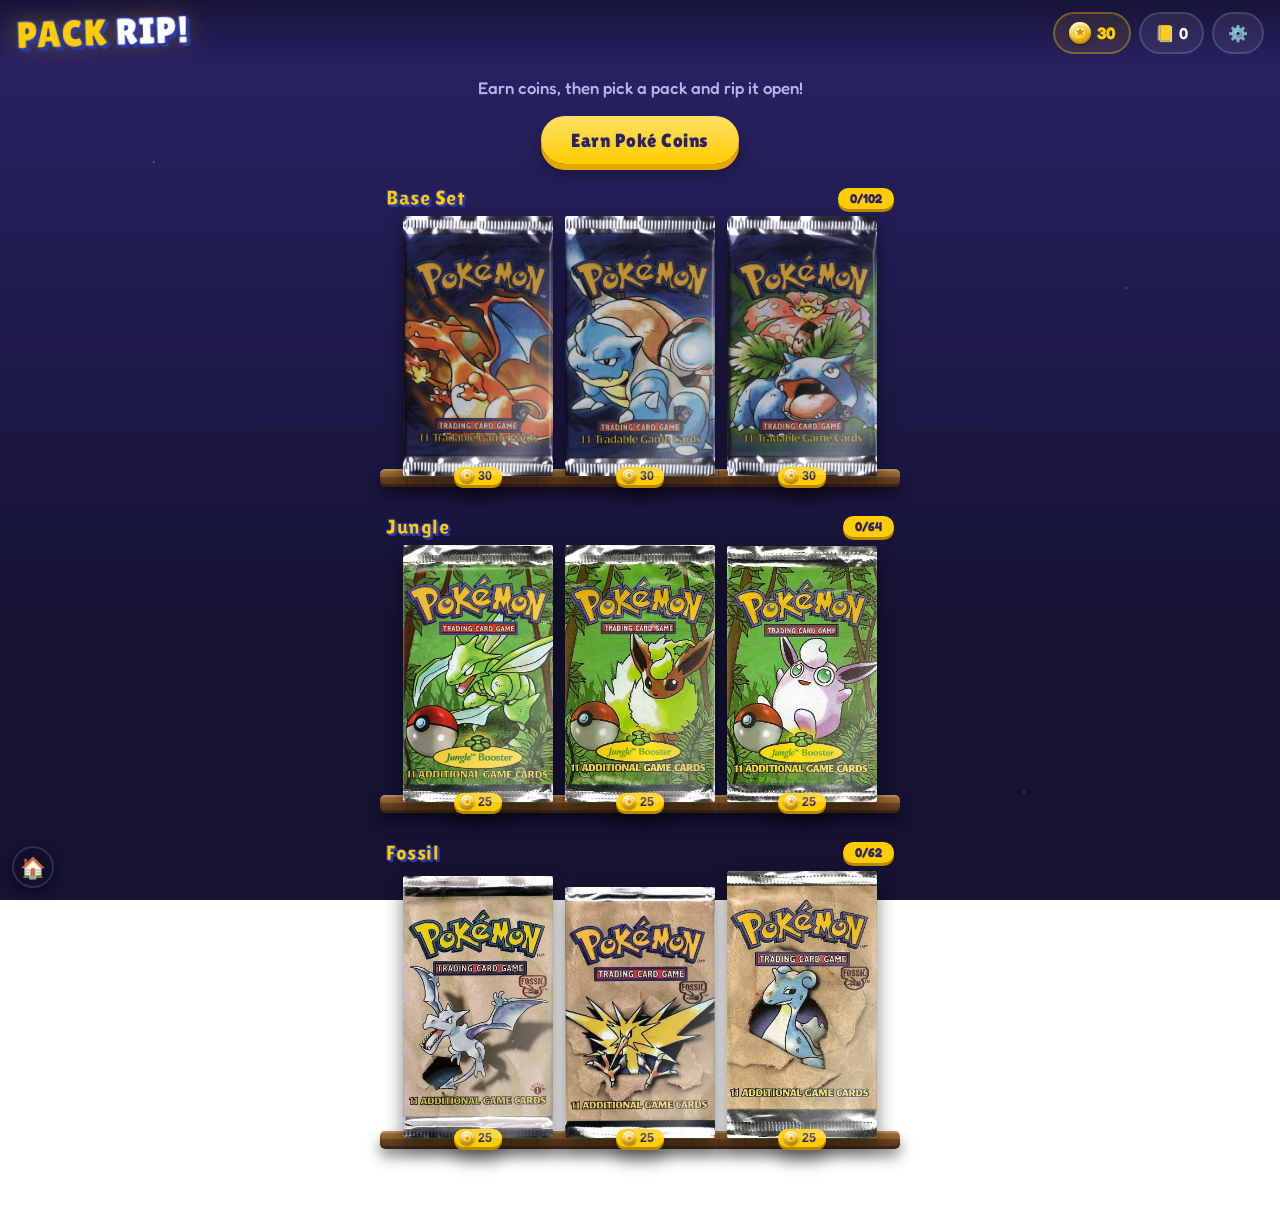
<file: pack-opener/index.html>
<!DOCTYPE html>
<html lang="en">
<head>
<meta charset="UTF-8">
<!-- Anchor all relative URLs to this folder so the app works whether or not
     the address has a trailing slash (e.g. /pack-opener vs /pack-opener/). -->
<base href="/pack-opener/">

<meta name="viewport" content="width=device-width, initial-scale=1.0, maximum-scale=1.0, user-scalable=no">
<meta name="theme-color" content="#171338">
<title>Pack Rip! — Pokémon Card Pack Opener</title>
<link rel="icon" href="data:image/svg+xml,%3Csvg xmlns='http://www.w3.org/2000/svg' viewBox='0 0 100 100'%3E%3Ccircle cx='50' cy='50' r='46' fill='%23ff5a5f'/%3E%3Cpath d='M4 50h92' stroke='%2314163a' stroke-width='10'/%3E%3Ccircle cx='50' cy='50' r='15' fill='%23fff' stroke='%2314163a' stroke-width='8'/%3E%3Cpath d='M50 96A46 46 0 0 1 4 50h92A46 46 0 0 1 50 96z' fill='%23f4f4ff'/%3E%3Ccircle cx='50' cy='50' r='15' fill='%23fff' stroke='%2314163a' stroke-width='8'/%3E%3C/svg%3E">
<link rel="preconnect" href="https://fonts.googleapis.com">
<link rel="preconnect" href="https://fonts.gstatic.com" crossorigin>
<link href="https://fonts.googleapis.com/css2?family=Lilita+One&family=Fredoka:wght@400;500;600;700&display=swap" rel="stylesheet">
<link rel="stylesheet" href="css/style.css">
</head>
<body>

<div id="bg-stars" aria-hidden="true"></div>

<header id="topbar">
  <h1 id="logo">PACK<span> RIP!</span></h1>
  <div class="topbar-actions">
    <button id="btn-coins" class="chip-btn coins-chip" title="Earn coins"><span class="coin" aria-hidden="true"></span><span id="topbar-coins">0</span></button>
    <button id="btn-binder" class="chip-btn" title="My Binder">📒 <span id="binder-count">0</span></button>
    <button id="btn-settings" class="chip-btn" title="Settings">⚙️</button>
  </div>
</header>

<main>

  <!-- ============ SHOP ============ -->
  <section id="scene-shop" class="scene active">
    <p class="shop-tag">Earn coins, then pick a pack and rip it open!</p>

    <button id="btn-earn" class="earn-btn">Earn Poké Coins</button>

    <div class="pack-shelf" id="pack-shelf"></div>

    <div id="pity-wrap" class="hidden">
      <div class="pity-label">✨ Luck Meter</div>
      <div class="pity-pips" id="pity-pips"></div>
      <div class="pity-hint">A HOLO is guaranteed when it fills up!</div>
    </div>

    <div class="shop-stats" id="shop-stats"></div>
  </section>

  <!-- ============ OPENING ============ -->
  <section id="scene-open" class="scene">
    <button id="btn-open-back" class="chip-btn back-btn">← Back</button>

    <div id="open-stage">

      <!-- The sealed pack -->
      <div id="big-pack-wrap">
        <div id="big-pack">
          <div class="bp-inner" aria-hidden="true"><img src="assets/cardback.jpg" alt="" draggable="false"></div>
          <img class="bp-img bp-body-img" alt="Booster pack" draggable="false">
          <div class="bp-torn-edge" aria-hidden="true"></div>
          <div class="bp-flap" aria-hidden="true">
            <img class="bp-img bp-tear-img" alt="" draggable="false">
            <div class="bp-flap-edge"></div>
          </div>
          <div class="bp-guide" aria-hidden="true"></div>
          <div class="bp-spark" aria-hidden="true"></div>
          <div class="bp-shine" aria-hidden="true"></div>
        </div>
        <div id="tear-hint"><span class="hand">👉</span> Slide across to rip it open!</div>
      </div>

      <!-- The card pile -->
      <div id="card-stage" class="hidden">
        <div id="reveal-count"></div>
        <div id="card-pile"></div>
        <div id="reveal-hint">Tap the card!</div>
      </div>

      <!-- Summary -->
      <div id="summary" class="hidden">
        <h2 id="summary-title">You got…</h2>
        <div id="summary-grid"></div>
        <p id="summary-stats"></p>
        <div class="summary-actions">
          <button id="btn-again" class="big-btn primary">🎉 Rip another!</button>
          <button id="btn-to-binder" class="big-btn">📒 Binder</button>
          <button id="btn-to-shop" class="big-btn">🏪 Shop</button>
        </div>
      </div>

    </div>
  </section>

  <!-- ============ BINDER ============ -->
  <section id="scene-binder" class="scene">
    <button id="btn-binder-back" class="chip-btn back-btn">← Back</button>
    <h2 class="scene-title">My Binder</h2>
    <div class="binder-tabs" id="binder-tabs"></div>
    <div class="binder-progress">
      <div class="binder-bar"><div class="binder-bar-fill" id="binder-bar-fill"></div></div>
      <div class="binder-bar-label" id="binder-bar-label"></div>
    </div>
    <div id="binder-grid"></div>
  </section>

  <!-- ============ QUIZ (earn coins) ============ -->
  <section id="scene-quiz" class="scene">
    <button id="btn-quiz-back" class="chip-btn back-btn">← Shop</button>
    <h2 class="scene-title">Earn Poké Coins</h2>

    <div class="quiz-coinbar">
      <span class="quiz-coin-total"><span class="coin big" aria-hidden="true"></span><span id="quiz-coins">0</span></span>
      <span class="quiz-earned" id="quiz-earned"></span>
    </div>

    <div id="quiz-card">
      <div id="quiz-passage" class="quiz-passage hidden"></div>
      <div id="quiz-q" class="quiz-q"></div>
      <div id="quiz-choices" class="quiz-choices"></div>
      <div id="quiz-feedback" class="quiz-feedback"></div>
    </div>

    <p class="quiz-reward-hint"><b>+1</b> coin for a right answer, <b>−1</b> for a wrong one (never below 0)</p>
  </section>

</main>

<!-- ============ CARD ZOOM MODAL ============ -->
<div id="modal-card" class="modal hidden">
  <div class="modal-backdrop"></div>
  <div class="modal-card-stage">
    <div id="zoom-card" class="card3d zoomed">
      <div class="flipper flipped">
        <div class="face back"><img class="cardback-img" src="assets/cardback.jpg" alt="" draggable="false"></div>
        <div class="face front"><img id="zoom-img" alt="" draggable="false"><div class="holo-fx"></div></div>
      </div>
    </div>
    <div id="zoom-info"></div>
    <button id="btn-zoom-close" class="big-btn">Close</button>
  </div>
</div>

<!-- ============ SETTINGS MODAL ============ -->
<div id="modal-settings" class="modal hidden">
  <div class="modal-backdrop"></div>
  <div class="modal-panel">
    <h2>Settings</h2>

    <div class="set-group">
      <div class="set-group-title">Pack Luck</div>
      <label class="odds-opt">
        <input type="radio" name="odds" value="generous">
        <div class="odds-card"><span class="odds-emoji">🍀</span><b>Lucky Mode</b><small>Lots of rares — every pack feels great!</small></div>
      </label>
      <label class="odds-opt">
        <input type="radio" name="odds" value="pity">
        <div class="odds-card"><span class="odds-emoji">⚡</span><b>Luck Meter</b><small>Lucky odds + a guaranteed HOLO every 5 packs</small></div>
      </label>
      <label class="odds-opt">
        <input type="radio" name="odds" value="realistic">
        <div class="odds-card"><span class="odds-emoji">🕹️</span><b>Classic 1999</b><small>Real pack odds — 11 cards, holo in ~1 of 3 packs</small></div>
      </label>
    </div>

    <div class="set-group">
      <div class="set-group-title">Question Level</div>
      <div id="grade-opts" class="grade-opts"></div>
    </div>

    <div class="set-group">
      <label class="sound-row">
        <span class="set-group-title" style="margin:0">Sound</span>
        <input type="checkbox" id="opt-sound">
        <span class="toggle"></span>
      </label>
    </div>

    <div class="set-group">
      <button id="btn-reset" class="big-btn danger">🗑️ Reset collection</button>
    </div>

    <button id="btn-settings-close" class="big-btn primary">Done</button>
  </div>
</div>

<div id="fx-flash" aria-hidden="true"></div>
<div id="fx-layer" aria-hidden="true"></div>
<div id="holo-splash" class="hidden" aria-hidden="true">✨ HOLO! ✨</div>
<div id="pk-toast" class="hidden" aria-live="polite"></div>

<a id="home-link" href="../" title="Back to the Adventure">🏠</a>

<script src="data/cards.js"></script>
<script src="js/audio.js"></script>
<script src="js/packs.js"></script>
<script src="js/main.js"></script>
</body>
</html>
</file>
<file: pack-opener/css/style.css>
/* ============================================================
   PACK RIP! — midnight card-shop aesthetic
   Deep indigo night sky so foil + holo effects glow.
   ============================================================ */

:root {
  --bg-1: #2a2367;
  --bg-2: #151233;
  --ink: #fff;
  --ink-dim: #b9b4e6;
  --yellow: #ffcc00;
  --yellow-deep: #e6a800;
  --red: #ff5a5f;
  --blue: #4fc3f7;
  --card-bg: rgba(255, 255, 255, 0.07);
  --radius: 22px;
  --radius-sm: 14px;
  --holo-grad: linear-gradient(115deg,
      #ff8a8a, #ffd76e, #8aff9e, #6ed4ff, #c08aff, #ff8ad4, #ff8a8a);
  font-size: 16px;
}

* { box-sizing: border-box; -webkit-tap-highlight-color: transparent; }

html, body { height: 100%; }

body {
  margin: 0;
  font-family: 'Fredoka', sans-serif;
  color: var(--ink);
  background: linear-gradient(180deg, var(--bg-1) 0%, var(--bg-2) 70%);
  background-attachment: fixed;
  min-height: 100dvh;
  overflow-x: hidden;
  touch-action: manipulation;
  user-select: none;
  -webkit-user-select: none;
}

/* twinkling star field */
#bg-stars {
  position: fixed; inset: 0; pointer-events: none; z-index: 0;
  background-image:
    radial-gradient(2px 2px at 12% 18%, #fff8, transparent 60%),
    radial-gradient(1.5px 1.5px at 70% 8%, #fff7, transparent 60%),
    radial-gradient(2px 2px at 88% 32%, #ffd76e88, transparent 60%),
    radial-gradient(1.5px 1.5px at 35% 42%, #fff6, transparent 60%),
    radial-gradient(2px 2px at 55% 70%, #6ed4ff66, transparent 60%),
    radial-gradient(1.5px 1.5px at 20% 80%, #fff5, transparent 60%),
    radial-gradient(2px 2px at 80% 88%, #fff6, transparent 60%);
  animation: twinkle 4s ease-in-out infinite alternate;
}
@keyframes twinkle { from { opacity: 0.5; } to { opacity: 1; } }

main { position: relative; z-index: 1; }

/* ---------- top bar ---------- */

#topbar {
  position: sticky; top: 0; z-index: 50;
  display: flex; align-items: center; justify-content: space-between;
  padding: 12px 16px;
  background: linear-gradient(180deg, #151233ee, #15123300);
}

#logo {
  margin: 0;
  font-family: 'Lilita One', cursive;
  font-size: 1.9rem;
  letter-spacing: 1px;
  color: var(--yellow);
  -webkit-text-stroke: 1.5px #2a3aa0;
  text-shadow: 3px 3px 0 #2a3aa0, 0 0 24px #ffcc0055;
  transform: rotate(-2deg);
}
#logo span { color: #fff; }

.topbar-actions { display: flex; gap: 8px; }

.chip-btn {
  font-family: 'Fredoka', sans-serif;
  font-weight: 600;
  font-size: 1rem;
  color: var(--ink);
  background: var(--card-bg);
  border: 2px solid #ffffff22;
  border-radius: 999px;
  padding: 8px 14px;
  cursor: pointer;
  transition: transform 0.12s, background 0.12s;
}
.chip-btn:active { transform: scale(0.93); background: #ffffff1e; }

.back-btn { position: absolute; top: 10px; left: 12px; z-index: 5; }

/* ---------- scenes ---------- */

.scene { display: none; position: relative; padding: 8px 16px 48px; max-width: 720px; margin: 0 auto; }
.scene.active { display: block; }
.hidden { display: none !important; }

.scene-title {
  font-family: 'Lilita One', cursive;
  font-size: 1.7rem;
  text-align: center;
  margin: 6px 0 12px;
  letter-spacing: 0.5px;
}

/* ============================================================
   SHOP
   ============================================================ */

.shop-tag {
  text-align: center;
  color: var(--ink-dim);
  font-weight: 500;
  font-size: 1.05rem;
  margin: 4px 0 18px;
}

.pack-shelf {
  display: flex;
  flex-direction: column;
  gap: 28px;
  max-width: 520px;
  margin: 0 auto;
}

/* one shop shelf per set: label, the row of packs, then a wooden ledge */
.shelf-row { position: relative; }
.shelf-head {
  display: flex;
  align-items: center;
  justify-content: space-between;
  padding: 0 6px 6px;
}
.shelf-name {
  font-family: 'Lilita One', cursive;
  font-size: 1.3rem;
  letter-spacing: 0.5px;
  color: var(--yellow);
  -webkit-text-stroke: 1px #2a3aa0;
  text-shadow: 2px 2px 0 #2a3aa0;
}
.shelf-prog {
  background: var(--yellow);
  color: #2a2367;
  font-weight: 700;
  font-size: 0.8rem;
  border-radius: 999px;
  padding: 3px 12px;
  box-shadow: 0 3px 0 #b98a00;
}

.shelf-packs {
  display: flex;
  gap: 12px;
  justify-content: center;
  align-items: flex-end;
  padding: 0 10px;
}

/* the wooden ledge the packs stand on */
.shelf-ledge {
  height: 18px;
  margin-top: -7px;
  border-radius: 5px;
  background:
    repeating-linear-gradient(90deg, #00000018 0 2px, transparent 2px 26px),
    linear-gradient(180deg, #a9743c 0%, #8a5a2b 45%, #6b4420 46%, #543219 100%);
  box-shadow: 0 8px 14px #00000070, inset 0 2px 0 #ffffff33, inset 0 -3px 0 #00000044;
}

.pack {
  position: relative;
  flex: 1 1 0;
  max-width: 132px;
  border: none;
  background: none;
  padding: 0;
  cursor: pointer;
  filter: drop-shadow(0 9px 9px #00000077);
  transition: transform 0.18s cubic-bezier(0.34, 1.56, 0.64, 1);
  animation: shelf-in 0.5s cubic-bezier(0.34, 1.56, 0.64, 1) backwards;
}
@keyframes shelf-in { from { transform: translateY(30px) scale(0.8); opacity: 0; } }

.pack:hover { transform: translateY(-8px) rotate(-1.5deg) scale(1.05); z-index: 2; }
.pack:active { transform: translateY(-2px) scale(0.97); }

.pack-foil { position: relative; }
.pack-foil img { width: 100%; display: block; pointer-events: none; border-radius: 2px; }

/* sweeping foil shine — masked to the pack silhouette via inline mask-image */
.pack-shine, .bp-shine {
  position: absolute; inset: 0; pointer-events: none; z-index: 5;
  background: linear-gradient(115deg, transparent 30%, #ffffff52 46%, #ffffff14 52%, transparent 64%);
  background-size: 250% 100%;
  animation: foil-sweep 3.2s ease-in-out infinite;
  mix-blend-mode: screen;
  -webkit-mask-size: 100% 100%;
  mask-size: 100% 100%;
  -webkit-mask-repeat: no-repeat;
  mask-repeat: no-repeat;
}
@keyframes foil-sweep {
  0%, 20% { background-position: 120% 0; }
  60%, 100% { background-position: -120% 0; }
}

.pack-progress {
  display: inline-block;
  margin-top: 6px;
  background: var(--yellow);
  color: #2a2367;
  font-weight: 700;
  font-size: 0.85rem;
  border-radius: 999px;
  padding: 3px 12px;
  box-shadow: 0 3px 0 #b98a00;
}

/* pity meter */
#pity-wrap {
  margin: 34px auto 0;
  max-width: 340px;
  text-align: center;
  background: var(--card-bg);
  border: 2px solid #ffffff1c;
  border-radius: var(--radius);
  padding: 14px;
}
.pity-label { font-family: 'Lilita One', cursive; font-size: 1.1rem; color: var(--yellow); }
.pity-pips { display: flex; gap: 10px; justify-content: center; margin: 10px 0 6px; }
.pip {
  width: 26px; height: 26px; border-radius: 50%;
  background: #ffffff14;
  border: 2px solid #ffffff2c;
}
.pip.lit {
  background: var(--holo-grad);
  background-size: 300% 300%;
  animation: holo-pan 2.5s linear infinite;
  border-color: #fff;
  box-shadow: 0 0 12px #ffd76e99;
}
.pity-hint { color: var(--ink-dim); font-size: 0.85rem; }

.shop-stats {
  margin-top: 26px;
  text-align: center;
  color: var(--ink-dim);
  font-size: 0.92rem;
}

/* ============================================================
   OPENING — the pack & the tear
   ============================================================ */

#open-stage {
  min-height: calc(100dvh - 120px);
  display: flex;
  flex-direction: column;
  align-items: center;
  justify-content: center;
}

#big-pack-wrap {
  display: flex;
  flex-direction: column;
  align-items: center;
  transition: transform 0.5s cubic-bezier(0.5, 0, 0.8, 0.4), opacity 0.5s;
}
#big-pack-wrap.torn { transform: translateY(80vh) rotate(6deg); opacity: 0; }

/* registered so .snap can transition the tear shut */
@property --tear {
  syntax: '<number>';
  inherits: true;
  initial-value: 0;
}

#big-pack {
  --tear: 0;
  position: relative;
  width: min(68vw, 300px);
  cursor: grab;
  touch-action: none;
  filter: drop-shadow(0 18px 28px #00000088);
  animation: pack-bob 2.4s ease-in-out infinite;
}
#big-pack:active { cursor: grabbing; animation-play-state: paused; }
#big-pack.snap { transition: --tear 0.35s ease-out; }
@keyframes pack-bob {
  0%, 100% { transform: translateY(0) rotate(-1deg); }
  50% { transform: translateY(-8px) rotate(1deg); }
}

/* dark inside of the pack, with card backs peeking out of the torn gap */
.bp-inner {
  position: absolute;
  top: 0; left: 6%; right: 6%;
  height: 28%;
  z-index: 0;
  background: linear-gradient(180deg, #0b0a22, #221d4e);
  border-radius: 12px 12px 0 0;
  overflow: hidden;
}
.bp-inner img {
  position: absolute;
  top: 38%; left: 50%;
  width: 64%;
  transform: translateX(-50%) rotate(-2deg);
  border-radius: 5px;
  box-shadow: 0 0 10px #000;
}

/* the pack photo, twice: body (rip-clipped) + the flap that tears away */
.bp-img {
  width: 100%;
  display: block;
  pointer-events: none;
  will-change: clip-path;
}
.bp-body-img { position: relative; z-index: 1; }

/* silvery wrapper-inside ribbons along the jagged tear line */
.bp-torn-edge, .bp-flap-edge {
  position: absolute; inset: 0;
  background: linear-gradient(180deg, #ffffff, #c8cdf2 70%, #9aa1d8);
  pointer-events: none;
}
.bp-torn-edge { z-index: 1; }

/* the flap carries its image, its torn edge, and all the rip motion */
.bp-flap {
  position: absolute; inset: 0; z-index: 2;
  /* pivots at the tear front (origin set inline) — flap curls up as the rip grows */
  transform: rotate(calc(var(--tear) * -24deg)) translateY(calc(var(--tear) * -7%));
  filter: drop-shadow(-4px 9px 8px #000000a8);
  will-change: transform;
  pointer-events: none;
}
.bp-tear-img { position: absolute; inset: 0; height: 100%; }

/* dashed "rip here" guide, fades once tearing starts */
.bp-guide {
  position: absolute;
  left: 3%; right: 3%;
  top: 13%;
  border-top: 3px dashed #ffffffcc;
  z-index: 3;
  opacity: calc(0.85 - var(--tear) * 2.5);
  pointer-events: none;
  filter: drop-shadow(0 1px 2px #000c);
}

/* glowing spark riding the tear front */
.bp-spark {
  position: absolute;
  top: 13%;
  left: calc(var(--tear) * 100%);
  width: 18px; height: 18px;
  margin: -9px;
  border-radius: 50%;
  background: radial-gradient(#fff, #ffd76e 45%, transparent 75%);
  z-index: 4;
  opacity: min(calc(var(--tear) * 9), 1);
  pointer-events: none;
}

/* flap flies away on full tear */
#big-pack.strip-off .bp-flap {
  transition: transform 0.6s cubic-bezier(0.4, -0.2, 0.8, 0.6), opacity 0.6s;
  transform: translate(45%, -130%) rotate(-42deg);
  opacity: 0;
}
#big-pack.strip-off .bp-spark,
#big-pack.strip-off .bp-guide,
#big-pack.strip-off .bp-shine { opacity: 0; transition: opacity 0.3s; }
#big-pack.strip-off { animation: pack-shudder 0.3s ease-out; }
@keyframes pack-shudder {
  0%, 100% { transform: translateX(0); }
  25% { transform: translateX(-5px) rotate(-1deg); }
  60% { transform: translateX(4px) rotate(1deg); }
}

#tear-hint {
  margin-top: 26px;
  font-weight: 600;
  font-size: 1.1rem;
  color: var(--yellow);
  text-shadow: 0 2px 8px #000;
  animation: hint-pulse 1.6s ease-in-out infinite;
}
#tear-hint .hand { display: inline-block; animation: hand-slide 1.6s ease-in-out infinite; }
@keyframes hint-pulse { 0%, 100% { opacity: 0.75; } 50% { opacity: 1; } }
@keyframes hand-slide { 0%, 100% { transform: translateX(-6px); } 50% { transform: translateX(10px); } }

/* ============================================================
   CARD PILE & REVEAL
   ============================================================ */

#card-stage {
  display: flex;
  flex-direction: column;
  align-items: center;
  gap: 14px;
  animation: stage-in 0.45s cubic-bezier(0.34, 1.56, 0.64, 1);
}
@keyframes stage-in { from { transform: translateY(40px) scale(0.9); opacity: 0; } }

#reveal-count {
  font-family: 'Lilita One', cursive;
  font-size: 1.2rem;
  color: var(--ink-dim);
}

#card-pile {
  position: relative;
  width: min(64vw, 280px);
  aspect-ratio: 63 / 88;
  cursor: pointer;
  margin-bottom: 16px; /* under-cards in the stack hang below the pile box */
}

#reveal-hint {
  font-weight: 600;
  color: var(--yellow);
  font-size: 1.05rem;
  animation: hint-pulse 1.6s ease-in-out infinite;
  min-height: 1.4em;
}

/* ---------- 3D card ---------- */

.card3d {
  position: relative;
  width: 100%;
  aspect-ratio: 63 / 88;
  perspective: 1100px;
}

.card3d.in-pile { position: absolute; inset: 0; transition: transform 0.3s; }
.card3d.in-pile.under1 { transform: translate(5px, 6px) rotate(2deg); }
.card3d.in-pile.under2 { transform: translate(-4px, 11px) rotate(-2deg); }
.card3d.in-pile:not(.top):not(.under1):not(.under2) { transform: translate(0, 14px); }

.flipper {
  --rx: 0deg; --ry: 0deg; --mx: 50%; --my: 50%;
  position: absolute; inset: 0;
  transform-style: preserve-3d;
  transition: transform 0.55s cubic-bezier(0.4, 0.1, 0.3, 1.2);
  transform: rotateX(var(--rx)) rotateY(var(--ry));
}
.flipper.flipped { transform: rotateX(var(--rx)) rotateY(calc(180deg + var(--ry))); }

.face {
  position: absolute; inset: 0;
  backface-visibility: hidden;
  -webkit-backface-visibility: hidden;
  border-radius: 12px;
  overflow: hidden;
  box-shadow: 0 10px 24px #00000077;
}
.face.front { transform: rotateY(180deg); background: #1c1a3e; }
.face.front img { width: 100%; height: 100%; object-fit: contain; display: block; }

/* real card back scan */
.cardback-img {
  width: 100%;
  height: 100%;
  object-fit: cover;
  display: block;
  background: #1c4f9c;
}

/* ---------- holo & rarity FX ---------- */

.holo-fx { position: absolute; inset: 0; pointer-events: none; opacity: 0; }

.tier-holo .holo-fx {
  opacity: 0.55;
  background:
    radial-gradient(circle at var(--mx) var(--my), #ffffff5e 0%, transparent 30%),
    var(--holo-grad);
  background-size: 100% 100%, 400% 400%;
  background-position: 0 0, calc(var(--mx)) calc(var(--my));
  mix-blend-mode: color-dodge;
  animation: holo-pan 3.5s linear infinite;
}
@keyframes holo-pan {
  from { background-position: 0 0, 0% 0%; }
  to   { background-position: 0 0, 300% 300%; }
}

.tier-rare .holo-fx {
  opacity: 0.3;
  background: radial-gradient(circle at var(--mx) var(--my), #ffe89e66 0%, transparent 45%);
  mix-blend-mode: screen;
}

/* suspense rumble before a holo flip */
.card3d.suspense { animation: rumble 0.12s linear infinite; }
.card3d.suspense .face.back { box-shadow: 0 0 28px 6px #ffd76e, 0 0 60px 14px #c08aff88; }
@keyframes rumble {
  0% { transform: translate(1.5px, -1px) rotate(0.4deg); }
  25% { transform: translate(-1.5px, 1px) rotate(-0.4deg); }
  50% { transform: translate(1px, 1.5px) rotate(0.3deg); }
  75% { transform: translate(-1px, -1.5px) rotate(-0.3deg); }
  100% { transform: translate(1.5px, -1px) rotate(0.4deg); }
}

/* card flies off after dismissal */
.card3d.fly-out {
  transition: transform 0.55s cubic-bezier(0.5, -0.1, 0.8, 0.5), opacity 0.55s;
  transform: translateX(var(--fly-x, 80vw)) translateY(-10vh) rotate(var(--fly-r, 20deg)) !important;
  opacity: 0;
  pointer-events: none;
}

/* NEW! badge */
.new-badge {
  position: absolute;
  top: -10px; right: -10px;
  z-index: 5;
  font-family: 'Lilita One', cursive;
  font-size: 0.95rem;
  color: #fff;
  background: var(--red);
  border: 3px solid #fff;
  border-radius: 999px;
  padding: 4px 12px;
  transform: rotate(12deg);
  box-shadow: 0 4px 12px #0008;
  animation: badge-pop 0.4s cubic-bezier(0.34, 1.8, 0.64, 1) backwards;
}
@keyframes badge-pop { from { transform: rotate(12deg) scale(0); } }

/* ============================================================
   SUMMARY
   ============================================================ */

#summary {
  text-align: center;
  animation: stage-in 0.45s cubic-bezier(0.34, 1.56, 0.64, 1);
  width: 100%;
}
#summary h2 {
  font-family: 'Lilita One', cursive;
  font-size: 1.9rem;
  color: var(--yellow);
  -webkit-text-stroke: 1px #2a3aa0;
  text-shadow: 3px 3px 0 #2a3aa0;
  margin: 4px 0 14px;
  transform: rotate(-1.5deg);
}

#summary-grid {
  display: grid;
  grid-template-columns: repeat(auto-fit, minmax(76px, 1fr));
  gap: 10px;
  max-width: 560px;
  margin: 0 auto;
}
.sum-card {
  position: relative;
  cursor: pointer;
  animation: sum-in 0.45s cubic-bezier(0.34, 1.7, 0.64, 1) backwards;
  transition: transform 0.15s;
}
.sum-card:active { transform: scale(0.93); }
@keyframes sum-in { from { transform: translateY(26px) scale(0.6); opacity: 0; } }
.sum-card img { width: 100%; border-radius: 6px; display: block; box-shadow: 0 5px 12px #0007; }
.sum-card.tier-holo img { box-shadow: 0 0 14px 3px #ffd76ecc, 0 5px 12px #0007; }
.sum-new {
  position: absolute;
  top: -7px; right: -5px;
  font-family: 'Lilita One', cursive;
  font-size: 0.62rem;
  background: var(--red);
  color: #fff;
  border: 2px solid #fff;
  border-radius: 999px;
  padding: 2px 7px;
  transform: rotate(10deg);
}

#summary-stats { color: var(--ink-dim); font-weight: 500; margin: 16px 0; }

.summary-actions { display: flex; flex-wrap: wrap; gap: 10px; justify-content: center; }

/* ---------- buttons ---------- */

.big-btn {
  font-family: 'Fredoka', sans-serif;
  font-weight: 700;
  font-size: 1.05rem;
  color: var(--ink);
  background: var(--card-bg);
  border: 2px solid #ffffff2a;
  border-radius: 999px;
  padding: 13px 22px;
  cursor: pointer;
  transition: transform 0.12s;
}
.big-btn:active { transform: scale(0.94); }
.big-btn.primary {
  background: var(--yellow);
  color: #2a2367;
  border-color: var(--yellow);
  box-shadow: 0 5px 0 var(--yellow-deep);
}
.big-btn.primary:active { box-shadow: 0 1px 0 var(--yellow-deep); transform: translateY(4px) scale(0.97); }
.big-btn.danger { background: #ff5a5f22; border-color: #ff5a5f66; color: #ffb3b5; }
.big-btn.danger.armed { background: var(--red); color: #fff; animation: rumble 0.15s linear 2; }

/* ============================================================
   BINDER
   ============================================================ */

.binder-tabs { display: flex; gap: 8px; justify-content: center; margin-bottom: 14px; }
.binder-tab {
  font-family: 'Fredoka', sans-serif;
  font-weight: 600;
  font-size: 0.95rem;
  padding: 9px 16px;
  border-radius: 999px;
  border: 2px solid #ffffff22;
  background: var(--card-bg);
  color: var(--ink-dim);
  cursor: pointer;
}
.binder-tab.active {
  background: var(--yellow);
  border-color: var(--yellow);
  color: #2a2367;
  box-shadow: 0 3px 0 var(--yellow-deep);
}

.binder-progress { max-width: 420px; margin: 0 auto 18px; }
.binder-bar {
  height: 14px;
  border-radius: 999px;
  background: #ffffff14;
  overflow: hidden;
  border: 2px solid #ffffff1e;
}
.binder-bar-fill {
  height: 100%;
  border-radius: 999px;
  background: linear-gradient(90deg, var(--yellow), #ffe066);
  box-shadow: 0 0 10px #ffcc0088;
  transition: width 0.6s cubic-bezier(0.3, 1, 0.4, 1);
}
.binder-bar-label { text-align: center; margin-top: 6px; color: var(--ink-dim); font-size: 0.9rem; font-weight: 500; }

#binder-grid {
  display: grid;
  grid-template-columns: repeat(auto-fill, minmax(86px, 1fr));
  gap: 10px;
}
.binder-slot {
  position: relative;
  border-radius: 8px;
}
.binder-slot img {
  width: 100%;
  display: block;
  border-radius: 6px;
}
.binder-slot:not(.owned) img {
  filter: brightness(0.16) grayscale(1);
  opacity: 0.8;
}
.binder-slot.owned { cursor: pointer; transition: transform 0.15s; }
.binder-slot.owned:active { transform: scale(0.93); }
.binder-slot.owned.holo img { box-shadow: 0 0 10px 2px #ffd76e99; }
.slot-num {
  position: absolute;
  bottom: 4px; left: 4px;
  font-size: 0.68rem;
  font-weight: 700;
  background: #000000aa;
  color: #fff;
  border-radius: 6px;
  padding: 1px 6px;
}
.binder-slot:not(.owned) .slot-num { color: #8a86b8; }
.slot-count {
  position: absolute;
  top: 4px; right: 4px;
  font-size: 0.7rem;
  font-weight: 700;
  background: var(--yellow);
  color: #2a2367;
  border-radius: 999px;
  padding: 1px 7px;
  box-shadow: 0 2px 0 var(--yellow-deep);
}

/* ============================================================
   MODALS
   ============================================================ */

.modal { position: fixed; inset: 0; z-index: 100; display: flex; align-items: center; justify-content: center; }
.modal-backdrop { position: absolute; inset: 0; background: #0a0820dd; backdrop-filter: blur(4px); }

.modal-card-stage {
  position: relative;
  z-index: 1;
  display: flex;
  flex-direction: column;
  align-items: center;
  gap: 14px;
  width: min(82vw, 360px);
  animation: stage-in 0.35s cubic-bezier(0.34, 1.56, 0.64, 1);
}
.card3d.zoomed { width: 100%; }
.card3d.zoomed .face { box-shadow: 0 24px 60px #000c; }
#zoom-info { text-align: center; color: var(--ink-dim); font-size: 1rem; line-height: 1.5; }
#zoom-info b { color: #fff; font-size: 1.15rem; }

.modal-panel {
  position: relative;
  z-index: 1;
  width: min(90vw, 420px);
  max-height: 86dvh;
  overflow-y: auto;
  background: linear-gradient(180deg, #252059, #1a1640);
  border: 2px solid #ffffff1e;
  border-radius: var(--radius);
  padding: 22px;
  animation: stage-in 0.35s cubic-bezier(0.34, 1.56, 0.64, 1);
}
.modal-panel h2 {
  font-family: 'Lilita One', cursive;
  margin: 0 0 16px;
  text-align: center;
  color: var(--yellow);
}

.set-group { margin-bottom: 18px; }
.set-group-title { font-weight: 700; margin-bottom: 10px; font-size: 1.02rem; }

.odds-opt { display: block; margin-bottom: 8px; cursor: pointer; }
.odds-opt input { display: none; }
.odds-card {
  display: grid;
  grid-template-columns: auto 1fr;
  grid-template-rows: auto auto;
  column-gap: 12px;
  align-items: center;
  background: #ffffff0a;
  border: 2px solid #ffffff1c;
  border-radius: var(--radius-sm);
  padding: 11px 14px;
  transition: border-color 0.15s, background 0.15s;
}
.odds-emoji { grid-row: span 2; font-size: 1.6rem; }
.odds-card b { font-size: 1.02rem; }
.odds-card small { color: var(--ink-dim); font-size: 0.82rem; }
.odds-opt input:checked + .odds-card {
  border-color: var(--yellow);
  background: #ffcc0017;
  box-shadow: 0 0 0 1px var(--yellow);
}

.sound-row { display: flex; align-items: center; justify-content: space-between; cursor: pointer; }
.sound-row input { display: none; }
.toggle {
  width: 54px; height: 30px;
  border-radius: 999px;
  background: #ffffff1a;
  border: 2px solid #ffffff2a;
  position: relative;
  transition: background 0.2s;
}
.toggle::after {
  content: '';
  position: absolute;
  top: 2px; left: 2px;
  width: 22px; height: 22px;
  border-radius: 50%;
  background: #fff;
  transition: left 0.2s;
}
.sound-row input:checked + .toggle { background: var(--yellow); border-color: var(--yellow); }
.sound-row input:checked + .toggle::after { left: 26px; }

#btn-settings-close { width: 100%; }
#btn-reset { width: 100%; }

/* ============================================================
   GLOBAL FX
   ============================================================ */

#fx-flash {
  position: fixed; inset: 0; z-index: 200;
  background: #fff;
  opacity: 0;
  pointer-events: none;
}
#fx-flash.go { animation: flash 0.5s ease-out; }
@keyframes flash { 0% { opacity: 0.85; } 100% { opacity: 0; } }

#fx-layer { position: fixed; inset: 0; z-index: 150; pointer-events: none; overflow: hidden; }

.confetti {
  position: absolute;
  width: 10px; height: 14px;
  border-radius: 3px;
  animation: confetti-fall 1.4s cubic-bezier(0.3, 0, 0.8, 1) forwards;
}
@keyframes confetti-fall {
  to {
    transform: translate(var(--dx, 0), 90vh) rotate(var(--rot, 360deg));
    opacity: 0.3;
  }
}

.foilbit {
  position: absolute;
  width: 7px; height: 7px;
  background: linear-gradient(135deg, #fff, #aab1e8);
  border-radius: 2px;
  animation: foil-fall 0.7s ease-in forwards;
}
@keyframes foil-fall {
  to { transform: translate(var(--dx, 0), var(--dy, 60px)) rotate(220deg); opacity: 0; }
}

#holo-splash {
  position: fixed;
  top: 38%; left: 50%;
  z-index: 210;
  transform: translate(-50%, -50%) scale(0);
  font-family: 'Lilita One', cursive;
  font-size: clamp(2.4rem, 11vw, 4.5rem);
  background: var(--holo-grad);
  background-size: 300% 300%;
  -webkit-background-clip: text;
  background-clip: text;
  color: transparent;
  -webkit-text-stroke: 2px #ffffff66;
  filter: drop-shadow(0 4px 16px #000a);
  pointer-events: none;
  white-space: nowrap;
}
#holo-splash.go { animation: splash 1.4s cubic-bezier(0.34, 1.56, 0.64, 1) forwards, holo-pan 1.4s linear infinite; }
@keyframes splash {
  0% { transform: translate(-50%, -50%) scale(0) rotate(-8deg); opacity: 1; }
  22% { transform: translate(-50%, -50%) scale(1.15) rotate(2deg); opacity: 1; }
  34% { transform: translate(-50%, -50%) scale(1) rotate(0); opacity: 1; }
  78% { transform: translate(-50%, -50%) scale(1) ; opacity: 1; }
  100% { transform: translate(-50%, -55%) scale(1.2); opacity: 0; }
}

/* ---------- reduced motion ---------- */
@media (prefers-reduced-motion: reduce) {
  *, *::before, *::after { animation-duration: 0.01s !important; transition-duration: 0.01s !important; }
}

/* ---------- wider screens ---------- */
@media (min-width: 600px) {
  #logo { font-size: 2.3rem; }
  .pack { max-width: 150px; }
}

/* ============================================================
   ECONOMY + QUIZ
   ============================================================ */

/* ---------- shiny gold coin (CSS, no emoji) ---------- */
.coin {
  --coin-size: 22px;
  width: var(--coin-size);
  height: var(--coin-size);
  border-radius: 50%;
  flex: none;
  display: inline-flex;
  align-items: center;
  justify-content: center;
  position: relative;
  background: radial-gradient(circle at 34% 28%, #fff3ad 0%, #ffd84d 36%, #f2ab00 72%, #c47e00 100%);
  box-shadow: inset 0 -2px 3px #00000044, inset 0 2px 2px #ffffffbb, 0 1px 2px #0007;
  vertical-align: middle;
}
.coin::before { /* embossed inner ring */
  content: '';
  position: absolute; inset: 16%;
  border-radius: 50%;
  border: 1.5px solid #00000026;
  box-shadow: inset 0 1px 1px #ffffff66;
}
.coin::after { /* star face */
  content: '★';
  font-size: calc(var(--coin-size) * 0.52);
  line-height: 1;
  color: #d98e00;
  text-shadow: 0 1px 0 #fff6;
}
.coin.big { --coin-size: 40px; }
.coin.tiny { --coin-size: 15px; }
.coin.flip { animation: coin-flip 0.55s ease; }
@keyframes coin-flip {
  0%   { transform: scale(1) rotateY(0); }
  45%  { transform: scale(1.45) rotateY(180deg); }
  100% { transform: scale(1) rotateY(360deg); }
}

.coins-chip {
  display: inline-flex;
  align-items: center;
  gap: 6px;
  font-weight: 800;
  font-size: 1.05rem;
  color: var(--yellow);
  background: #ffcc0018;
  border-color: #ffcc0055;
}

/* pack price badge */
.pack-price {
  position: absolute;
  bottom: -9px; left: 50%;
  transform: translateX(-50%);
  display: inline-flex;
  align-items: center;
  gap: 4px;
  background: var(--yellow);
  color: #2a2367;
  font-weight: 700;
  font-size: 0.78rem;
  border-radius: 999px;
  padding: 2px 10px 2px 6px;
  box-shadow: 0 3px 0 #b98a00;
  white-space: nowrap;
}
.pack-price .coin { --coin-size: 14px; }

/* big "earn coins" call to action on the shop */
.earn-btn {
  display: block;
  margin: 0 auto 22px;
  font-family: 'Lilita One', cursive;
  font-size: 1.2rem;
  letter-spacing: 0.5px;
  color: #2a2367;
  background: linear-gradient(180deg, #ffe066, var(--yellow));
  border: none;
  border-radius: 999px;
  padding: 13px 30px;
  cursor: pointer;
  box-shadow: 0 6px 0 var(--yellow-deep), 0 10px 18px #00000055;
  transition: transform 0.12s, box-shadow 0.12s;
}
.earn-btn:active { transform: translateY(4px); box-shadow: 0 2px 0 var(--yellow-deep), 0 5px 10px #00000055; }
.earn-btn.nudge { animation: earn-nudge 0.5s ease; }
@keyframes earn-nudge {
  0%, 100% { transform: scale(1); }
  25% { transform: scale(1.12) rotate(-2deg); }
  60% { transform: scale(1.12) rotate(2deg); }
}

/* coin change float */
.coin-float {
  position: absolute;
  z-index: 160;
  transform: translate(-50%, -50%);
  font-family: 'Lilita One', cursive;
  font-size: 1.6rem;
  text-shadow: 0 2px 6px #000a;
  pointer-events: none;
  animation: coin-rise 0.9s ease-out forwards;
}
.coin-float.good { color: var(--yellow); }
.coin-float.bad { color: #ff8a8d; }
@keyframes coin-rise {
  0% { opacity: 0; transform: translate(-50%, -30%) scale(0.6); }
  25% { opacity: 1; transform: translate(-50%, -90%) scale(1.1); }
  100% { opacity: 0; transform: translate(-50%, -200%) scale(1); }
}

/* toast */
#pk-toast {
  position: fixed;
  left: 50%; bottom: 26px;
  transform: translate(-50%, 30px);
  z-index: 220;
  max-width: 86vw;
  background: #11102e;
  color: #fff;
  border: 2px solid #ffffff22;
  border-radius: 999px;
  padding: 12px 22px;
  font-weight: 600;
  text-align: center;
  box-shadow: 0 10px 30px #000a;
  opacity: 0;
}
#pk-toast.go { animation: toast-pop 2.6s ease forwards; }
@keyframes toast-pop {
  0% { opacity: 0; transform: translate(-50%, 30px); }
  8%, 88% { opacity: 1; transform: translate(-50%, 0); }
  100% { opacity: 0; transform: translate(-50%, 30px); }
}

/* ---------- quiz scene ---------- */

.quiz-coinbar {
  display: flex;
  align-items: center;
  justify-content: center;
  gap: 14px;
  margin-bottom: 16px;
}
.quiz-coin-total {
  display: inline-flex;
  align-items: center;
  gap: 10px;
  font-family: 'Lilita One', cursive;
  font-size: 2.1rem;
  color: var(--yellow);
  background: #ffcc0014;
  border: 2px solid #ffcc0044;
  border-radius: 999px;
  padding: 6px 20px 6px 12px;
  box-shadow: inset 0 0 16px #ffcc0018;
}
.quiz-earned { color: #7be36b; font-weight: 600; font-size: 0.95rem; min-height: 1.2em; }

.quiz-grade-label, .quiz-reward-hint {
  text-align: center;
  color: var(--ink-dim);
  font-size: 0.9rem;
  margin: 0 0 8px;
}
.quiz-reward-hint { margin-top: 18px; }
.quiz-reward-hint b { color: var(--yellow); }

.quiz-grade {
  display: flex;
  gap: 7px;
  justify-content: center;
  flex-wrap: wrap;
  margin-bottom: 18px;
}
.grade-pip {
  font-family: 'Fredoka', sans-serif;
  font-weight: 600;
  font-size: 0.82rem;
  padding: 6px 12px;
  border-radius: 999px;
  border: 2px solid #ffffff22;
  background: var(--card-bg);
  color: var(--ink-dim);
  cursor: pointer;
  transition: transform 0.1s;
}
.grade-pip:active { transform: scale(0.92); }
.grade-pip.active {
  background: var(--yellow);
  border-color: var(--yellow);
  color: #2a2367;
  box-shadow: 0 3px 0 var(--yellow-deep);
}

#quiz-card {
  max-width: 460px;
  margin: 0 auto;
  background: var(--card-bg);
  border: 2px solid #ffffff1c;
  border-radius: var(--radius);
  padding: 22px 18px;
}

.quiz-passage {
  background: #ffffff10;
  border-radius: var(--radius-sm);
  padding: 12px 14px;
  margin-bottom: 14px;
  font-size: 0.98rem;
  line-height: 1.5;
  color: #e9e6ff;
  max-height: 32vh;
  overflow-y: auto;
}

.quiz-q {
  text-align: center;
  font-family: 'Lilita One', cursive;
  font-size: 1.5rem;
  line-height: 1.3;
  margin-bottom: 18px;
  word-break: break-word;
}
.quiz-hint { display: block; font-family: 'Fredoka', sans-serif; font-weight: 500; font-size: 0.85rem; color: var(--ink-dim); margin-top: 6px; }

.quiz-choices {
  display: grid;
  grid-template-columns: 1fr 1fr;
  gap: 10px;
}
.quiz-choice {
  font-family: 'Fredoka', sans-serif;
  font-weight: 600;
  font-size: 1.15rem;
  color: var(--ink);
  background: #ffffff12;
  border: 2px solid #ffffff26;
  border-radius: var(--radius-sm);
  padding: 16px 10px;
  cursor: pointer;
  transition: transform 0.1s, background 0.12s;
  word-break: break-word;
}
.quiz-choice.emoji { font-size: 2.2rem; }
.quiz-choice:active { transform: scale(0.95); }
.quiz-choice:disabled { cursor: default; }
.quiz-choice.correct {
  background: #2fae54;
  border-color: #7be36b;
  color: #fff;
  animation: choice-pop 0.3s ease;
}
.quiz-choice.wrong {
  background: var(--red);
  border-color: #ff9a9d;
  color: #fff;
}
@keyframes choice-pop { 0% { transform: scale(1); } 50% { transform: scale(1.07); } 100% { transform: scale(1); } }

.quiz-feedback {
  text-align: center;
  font-weight: 700;
  font-size: 1.1rem;
  min-height: 1.5em;
  margin-top: 16px;
}
.quiz-feedback.good { color: #7be36b; }
.quiz-feedback.bad { color: #ff9a9d; }

/* ---------- grade picker in settings ---------- */
.grade-opts { display: flex; gap: 6px; flex-wrap: wrap; }
.grade-opt {
  flex: 1 1 0;
  min-width: 58px;
  display: flex;
  flex-direction: column;
  align-items: center;
  gap: 2px;
  font-family: 'Fredoka', sans-serif;
  background: #ffffff0a;
  border: 2px solid #ffffff1c;
  border-radius: var(--radius-sm);
  padding: 8px 4px;
  cursor: pointer;
  color: var(--ink);
}
.grade-opt b { font-size: 0.95rem; }
.grade-opt small { font-size: 0.62rem; color: var(--ink-dim); line-height: 1.1; }
.grade-opt.active {
  border-color: var(--yellow);
  background: #ffcc0017;
  box-shadow: 0 0 0 1px var(--yellow);
}
.grade-opt.active small { color: #e9e6ff; }

/* ---------- home link back to the main game ---------- */
#home-link {
  position: fixed;
  left: 12px; bottom: 12px;
  z-index: 90;
  width: 42px; height: 42px;
  display: flex; align-items: center; justify-content: center;
  font-size: 1.3rem;
  text-decoration: none;
  background: #11102ecc;
  border: 2px solid #ffffff22;
  border-radius: 50%;
  box-shadow: 0 4px 12px #0007;
}
#home-link:active { transform: scale(0.92); }
</file>
